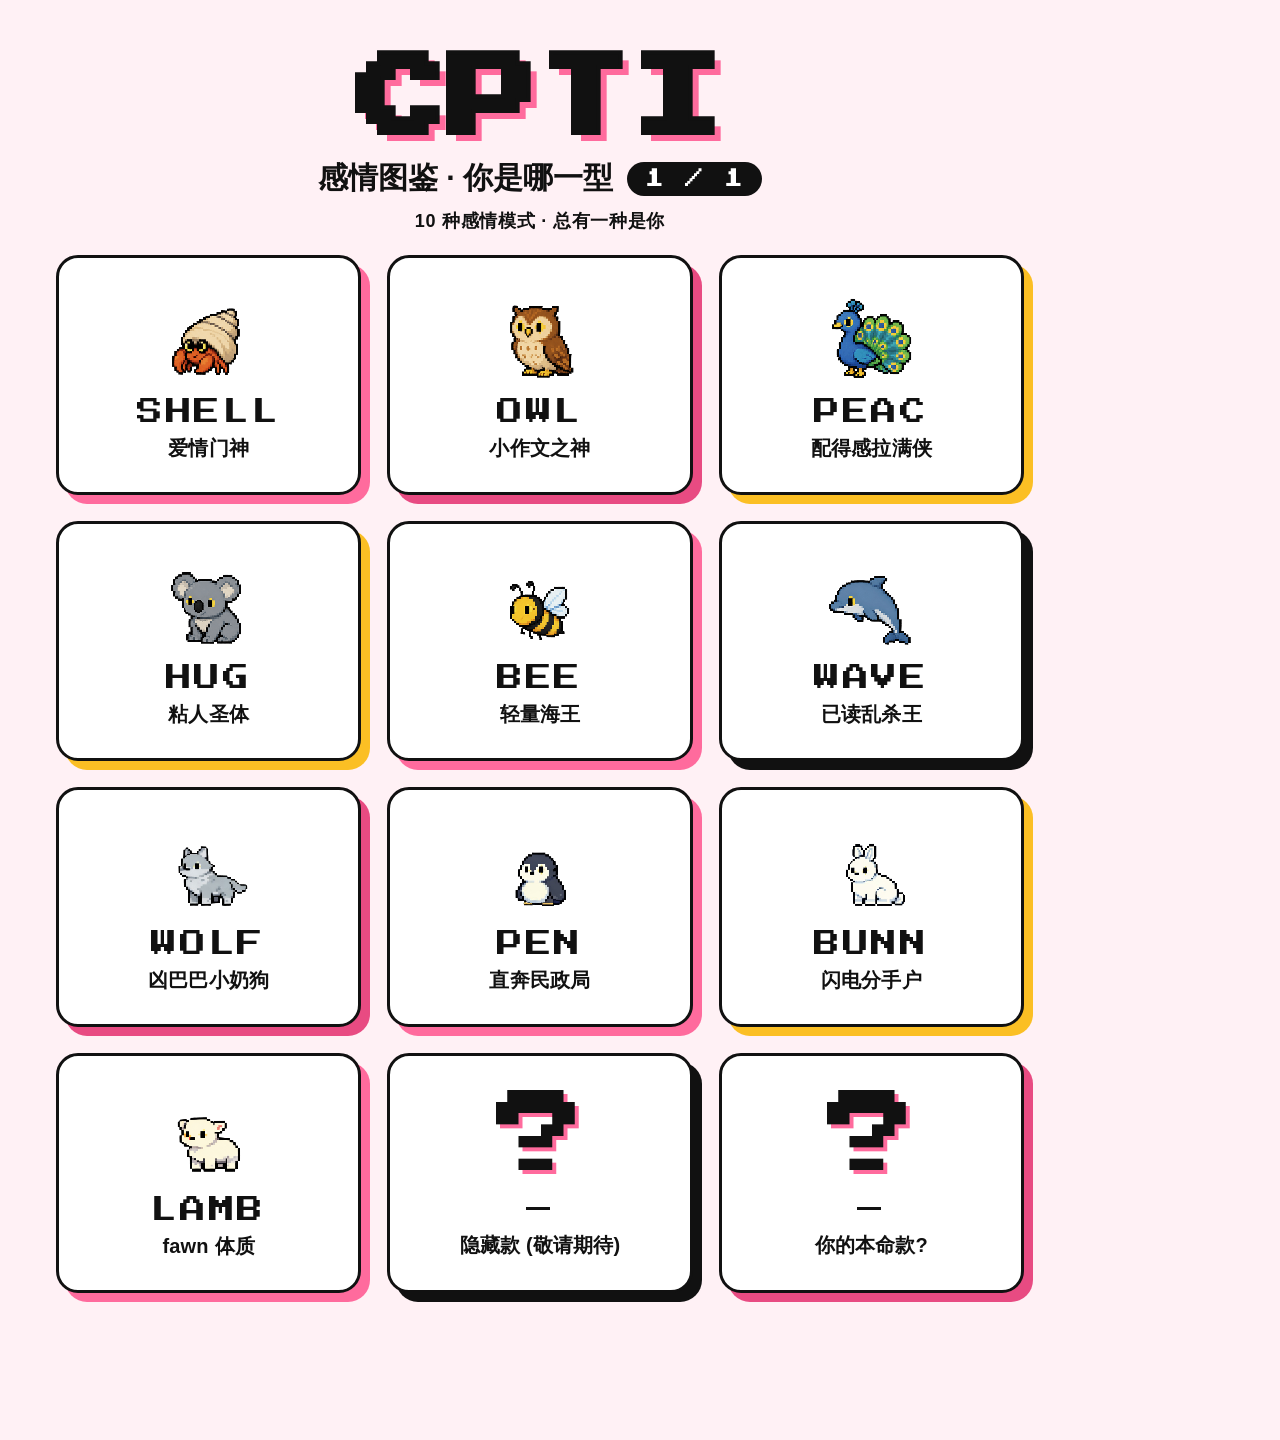
<file: gallery-cpti.html>
<!DOCTYPE html>
<html lang="zh-CN">
<head>
<meta charset="UTF-8">
<title>CPTI 感情图鉴</title>
<link rel="preconnect" href="https://fonts.googleapis.com">
<link rel="preconnect" href="https://fonts.gstatic.com" crossorigin>
<link href="https://fonts.googleapis.com/css2?family=Press+Start+2P&display=swap" rel="stylesheet">
<style>
:root {
  --primary:    #FF6B9D;
  --primary-dk: #E84B82;
  --primary-lt: #FFD0E0;
  --accent:     #FBBF24;
  --bg:         #FFFFFF;
  --bg-soft:    #FFF1F5;
  --text:       #111;
  --pixel: "Press Start 2P", "VT323", ui-monospace, monospace;
}

* { box-sizing: border-box; margin: 0; padding: 0; }
html, body {
  width: 1080px;
  height: 1440px;
  background: var(--bg-soft);
  font-family: -apple-system, "PingFang SC", "Noto Sans SC", sans-serif;
  color: var(--text);
}

.poster {
  width: 1080px;
  height: 1440px;
  padding: 56px 56px 50px;
}

.header {
  text-align: center;
  margin-bottom: 22px;
}

.title-pixel {
  font-family: var(--pixel);
  font-size: 88px;
  font-weight: 900;
  letter-spacing: 0.04em;
  line-height: 1;
  -webkit-text-stroke: 4px var(--text);
  text-shadow: 8px 8px 0 var(--primary);
  -webkit-font-smoothing: none;
  margin-bottom: 14px;
}

.subtitle-row {
  display: inline-flex;
  align-items: center;
  gap: 14px;
  font-size: 30px;
  font-weight: 900;
  margin-bottom: 6px;
}

.page-badge {
  display: inline-flex;
  align-items: center;
  font-family: var(--pixel);
  font-size: 18px;
  -webkit-font-smoothing: none;
  background: var(--text);
  color: #fff;
  padding: 8px 18px;
  border-radius: 999px;
  letter-spacing: 0.1em;
}

.tagline {
  font-size: 18px;
  font-weight: 700;
  color: var(--text);
  letter-spacing: 0.04em;
  margin-top: 4px;
}

.grid {
  display: grid;
  grid-template-columns: repeat(3, 1fr);
  grid-template-rows: repeat(4, 240px);
  gap: 26px;
}

.card {
  background: var(--bg);
  border: 3px solid var(--text);
  border-radius: 22px;
  padding: 22px 14px 22px;
  display: flex;
  flex-direction: column;
  align-items: center;
  justify-content: center;
  gap: 10px;
}
.card-pink   { box-shadow: 9px 9px 0 var(--primary); }
.card-deep   { box-shadow: 9px 9px 0 var(--primary-dk); }
.card-yellow { box-shadow: 9px 9px 0 var(--accent); }
.card-black  { box-shadow: 9px 9px 0 var(--text); }

.card-img {
  width: 96px;
  height: 96px;
  display: flex;
  align-items: center;
  justify-content: center;
}
.card-img img {
  width: 100%;
  height: 100%;
  object-fit: contain;
  image-rendering: pixelated;
}

.card-id {
  font-family: var(--pixel);
  font-size: 26px;
  -webkit-font-smoothing: none;
  letter-spacing: 0.1em;
  color: var(--text);
  margin-top: 4px;
}

.card-name {
  font-size: 20px;
  font-weight: 700;
  color: var(--text);
  letter-spacing: 0.01em;
  text-align: center;
}

/* 隐藏款 */
.card-hidden .card-img {
  position: relative;
}
.card-hidden .qmark {
  font-family: var(--pixel);
  font-size: 90px;
  -webkit-font-smoothing: none;
  color: var(--text);
  text-shadow: 4px 4px 0 var(--primary);
  letter-spacing: -0.02em;
}
.card-hidden .card-id {
  font-size: 24px;
  letter-spacing: 0.2em;
}
.card-hidden .card-name { color: var(--text); }
</style>
</head>
<body>
<div class="poster">
  <div class="header">
    <div class="title-pixel">CPTI</div>
    <div class="subtitle-row">
      感情图鉴 · 你是哪一型
      <span class="page-badge">1 / 1</span>
    </div>
    <div class="tagline">10 种感情模式 · 总有一种是你</div>
  </div>

  <div class="grid">
    <div class="card card-pink">
      <div class="card-img"><img src="images/hermit_crab.png" alt=""></div>
      <div class="card-id">SHELL</div>
      <div class="card-name">爱情门神</div>
    </div>
    <div class="card card-deep">
      <div class="card-img"><img src="images/owl.png" alt=""></div>
      <div class="card-id">OWL</div>
      <div class="card-name">小作文之神</div>
    </div>
    <div class="card card-yellow">
      <div class="card-img"><img src="images/peacock.png" alt=""></div>
      <div class="card-id">PEAC</div>
      <div class="card-name">配得感拉满侠</div>
    </div>

    <div class="card card-yellow">
      <div class="card-img"><img src="images/koala.png" alt=""></div>
      <div class="card-id">HUG</div>
      <div class="card-name">粘人圣体</div>
    </div>
    <div class="card card-pink">
      <div class="card-img"><img src="images/bee.png" alt=""></div>
      <div class="card-id">BEE</div>
      <div class="card-name">轻量海王</div>
    </div>
    <div class="card card-black">
      <div class="card-img"><img src="images/dolphin.png" alt=""></div>
      <div class="card-id">WAVE</div>
      <div class="card-name">已读乱杀王</div>
    </div>

    <div class="card card-deep">
      <div class="card-img"><img src="images/wolf_cub.png" alt=""></div>
      <div class="card-id">WOLF</div>
      <div class="card-name">凶巴巴小奶狗</div>
    </div>
    <div class="card card-pink">
      <div class="card-img"><img src="images/penguin.png" alt=""></div>
      <div class="card-id">PEN</div>
      <div class="card-name">直奔民政局</div>
    </div>
    <div class="card card-yellow">
      <div class="card-img"><img src="images/rabbit.png" alt=""></div>
      <div class="card-id">BUNN</div>
      <div class="card-name">闪电分手户</div>
    </div>

    <div class="card card-pink">
      <div class="card-img"><img src="images/lamb.png" alt=""></div>
      <div class="card-id">LAMB</div>
      <div class="card-name">fawn 体质</div>
    </div>
    <div class="card card-black card-hidden">
      <div class="card-img"><span class="qmark">?</span></div>
      <div class="card-id">—</div>
      <div class="card-name">隐藏款 (敬请期待)</div>
    </div>
    <div class="card card-deep card-hidden">
      <div class="card-img"><span class="qmark">?</span></div>
      <div class="card-id">—</div>
      <div class="card-name">你的本命款?</div>
    </div>
  </div>
</div>
</body>
</html>
</file>
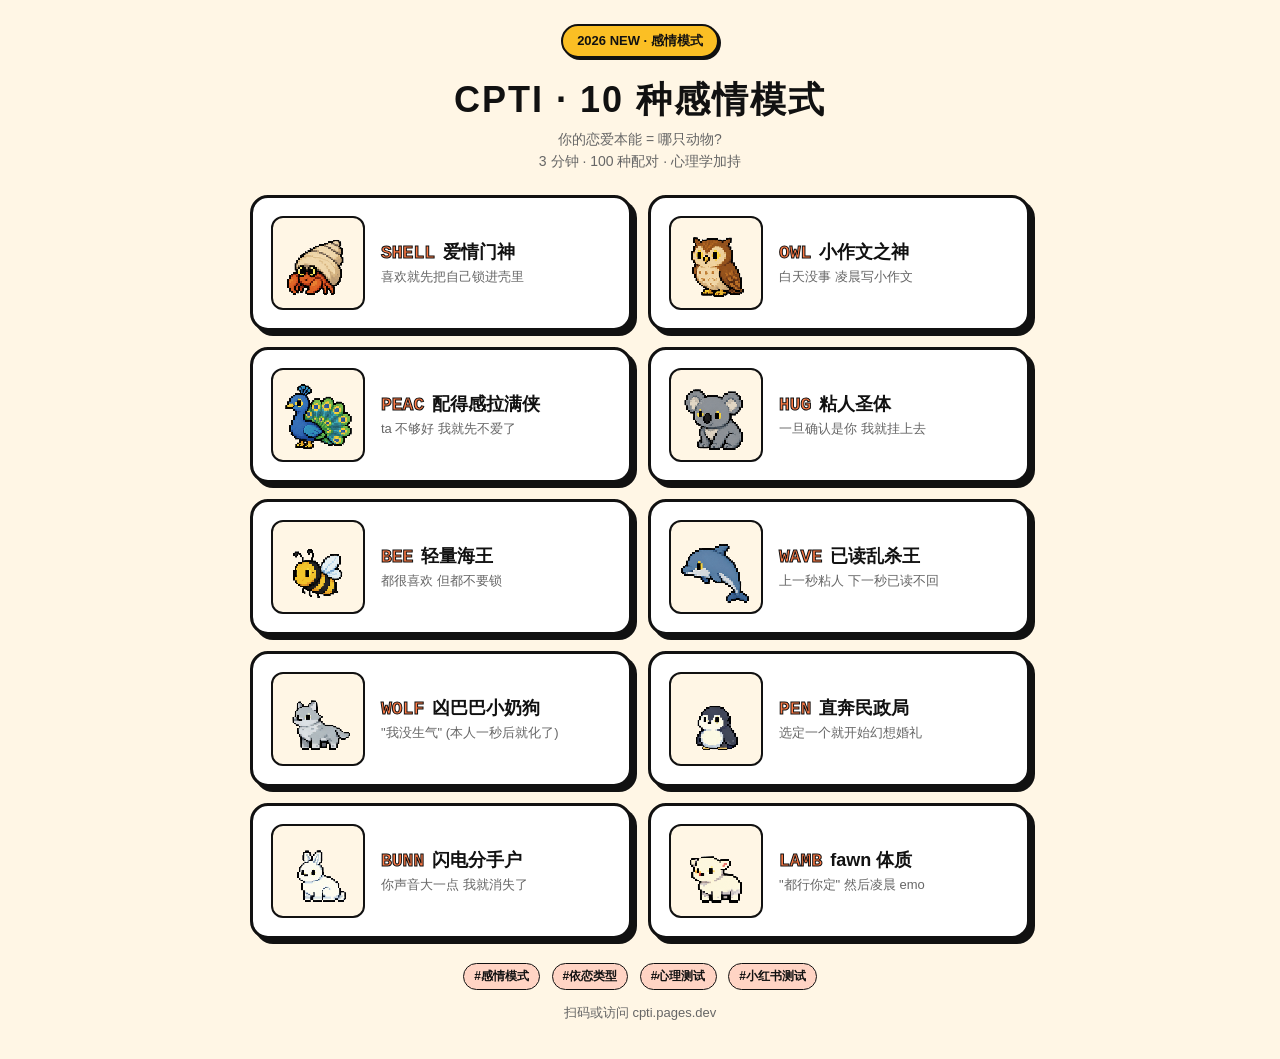
<file: gallery.html>
<!DOCTYPE html>
<html lang="zh-CN">
<head>
<meta charset="UTF-8">
<title>CPTI v2 Gallery</title>
<style>
  body { margin:0; padding:24px; background:#FFF6E5; font-family:-apple-system,"PingFang SC","Noto Sans SC",sans-serif; color:#111; }
  .header { text-align:center; margin-bottom:24px; }
  .badge { display:inline-block; background:#FBBF24; padding:6px 14px; border:2px solid #111; border-radius:999px; font-weight:700; font-size:13px; box-shadow:2px 2px 0 #111; margin-bottom:10px; }
  h1 { margin:8px 0 6px; font-size:36px; letter-spacing:2px; }
  .sub { color:#666; font-size:14px; margin:0 0 4px; }
  .grid { display:grid; grid-template-columns:repeat(2, 1fr); gap:16px; max-width:780px; margin:0 auto; }
  .card { background:#FFFFFF; border:3px solid #111; border-radius:18px; box-shadow:5px 5px 0 #111; padding:18px; display:flex; gap:16px; align-items:center; }
  .img-wrap { width:90px; height:90px; flex-shrink:0; background:#FFF6E5; border:2px solid #111; border-radius:12px; display:flex; align-items:center; justify-content:center; image-rendering:pixelated; }
  .img-wrap img { width:80px; height:80px; object-fit:contain; image-rendering:pixelated; }
  .info { min-width:0; flex:1; }
  .id-row { display:flex; align-items:baseline; gap:8px; margin-bottom:4px; }
  .id { font-family:"Press Start 2P","VT323",ui-monospace,monospace; font-size:18px; font-weight:700; color:#FF7A45; -webkit-text-stroke:1px #111; }
  .name { font-size:18px; font-weight:800; }
  .tag { font-size:13px; color:#666; line-height:1.45; }
  .footer { text-align:center; margin-top:24px; font-size:13px; color:#666; }
  .footer .tag-pill { display:inline-block; padding:4px 10px; background:#FFD4C4; border:1.5px solid #111; border-radius:999px; margin:0 4px; font-weight:600; color:#111; font-size:12px; }
  .qr { display:inline-block; padding:8px; background:#fff; border:2px solid #111; border-radius:10px; margin-top:8px; }
</style>
</head>
<body>
<div class="header">
  <span class="badge">2026 NEW · 感情模式</span>
  <h1>CPTI · 10 种感情模式</h1>
  <p class="sub">你的恋爱本能 = 哪只动物?</p>
  <p class="sub">3 分钟 · 100 种配对 · 心理学加持</p>
</div>

<div class="grid">
  <div class="card"><div class="img-wrap"><img src="images/hermit_crab.png" alt=""></div><div class="info"><div class="id-row"><span class="id">SHELL</span><span class="name">爱情门神</span></div><div class="tag">喜欢就先把自己锁进壳里</div></div></div>
  <div class="card"><div class="img-wrap"><img src="images/owl.png" alt=""></div><div class="info"><div class="id-row"><span class="id">OWL</span><span class="name">小作文之神</span></div><div class="tag">白天没事 凌晨写小作文</div></div></div>
  <div class="card"><div class="img-wrap"><img src="images/peacock.png" alt=""></div><div class="info"><div class="id-row"><span class="id">PEAC</span><span class="name">配得感拉满侠</span></div><div class="tag">ta 不够好 我就先不爱了</div></div></div>
  <div class="card"><div class="img-wrap"><img src="images/koala.png" alt=""></div><div class="info"><div class="id-row"><span class="id">HUG</span><span class="name">粘人圣体</span></div><div class="tag">一旦确认是你 我就挂上去</div></div></div>
  <div class="card"><div class="img-wrap"><img src="images/bee.png" alt=""></div><div class="info"><div class="id-row"><span class="id">BEE</span><span class="name">轻量海王</span></div><div class="tag">都很喜欢 但都不要锁</div></div></div>
  <div class="card"><div class="img-wrap"><img src="images/dolphin.png" alt=""></div><div class="info"><div class="id-row"><span class="id">WAVE</span><span class="name">已读乱杀王</span></div><div class="tag">上一秒粘人 下一秒已读不回</div></div></div>
  <div class="card"><div class="img-wrap"><img src="images/wolf_cub.png" alt=""></div><div class="info"><div class="id-row"><span class="id">WOLF</span><span class="name">凶巴巴小奶狗</span></div><div class="tag">"我没生气" (本人一秒后就化了)</div></div></div>
  <div class="card"><div class="img-wrap"><img src="images/penguin.png" alt=""></div><div class="info"><div class="id-row"><span class="id">PEN</span><span class="name">直奔民政局</span></div><div class="tag">选定一个就开始幻想婚礼</div></div></div>
  <div class="card"><div class="img-wrap"><img src="images/rabbit.png" alt=""></div><div class="info"><div class="id-row"><span class="id">BUNN</span><span class="name">闪电分手户</span></div><div class="tag">你声音大一点 我就消失了</div></div></div>
  <div class="card"><div class="img-wrap"><img src="images/lamb.png" alt=""></div><div class="info"><div class="id-row"><span class="id">LAMB</span><span class="name">fawn 体质</span></div><div class="tag">"都行你定" 然后凌晨 emo</div></div></div>
</div>

<div class="footer">
  <div>
    <span class="tag-pill">#感情模式</span>
    <span class="tag-pill">#依恋类型</span>
    <span class="tag-pill">#心理测试</span>
    <span class="tag-pill">#小红书测试</span>
  </div>
  <p style="margin-top:14px;">扫码或访问 cpti.pages.dev</p>
</div>

</body>
</html>
</file>
